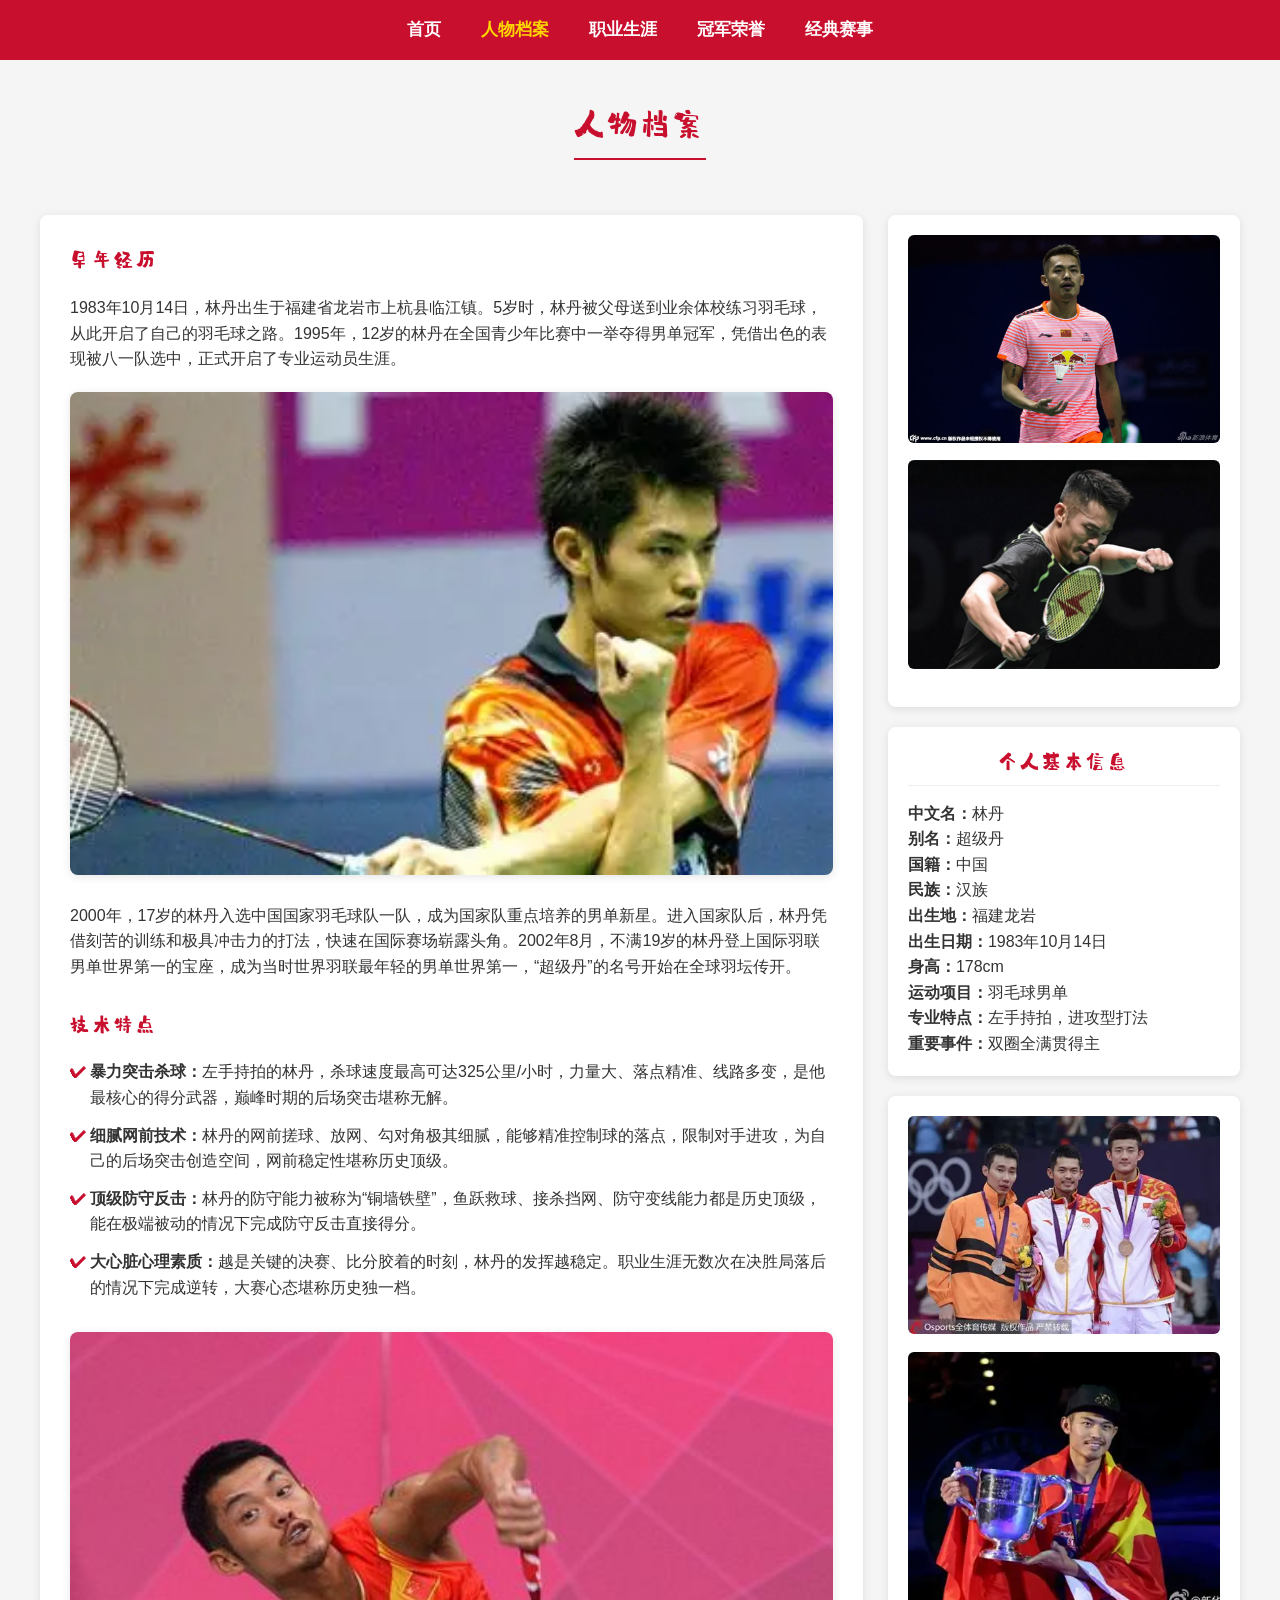
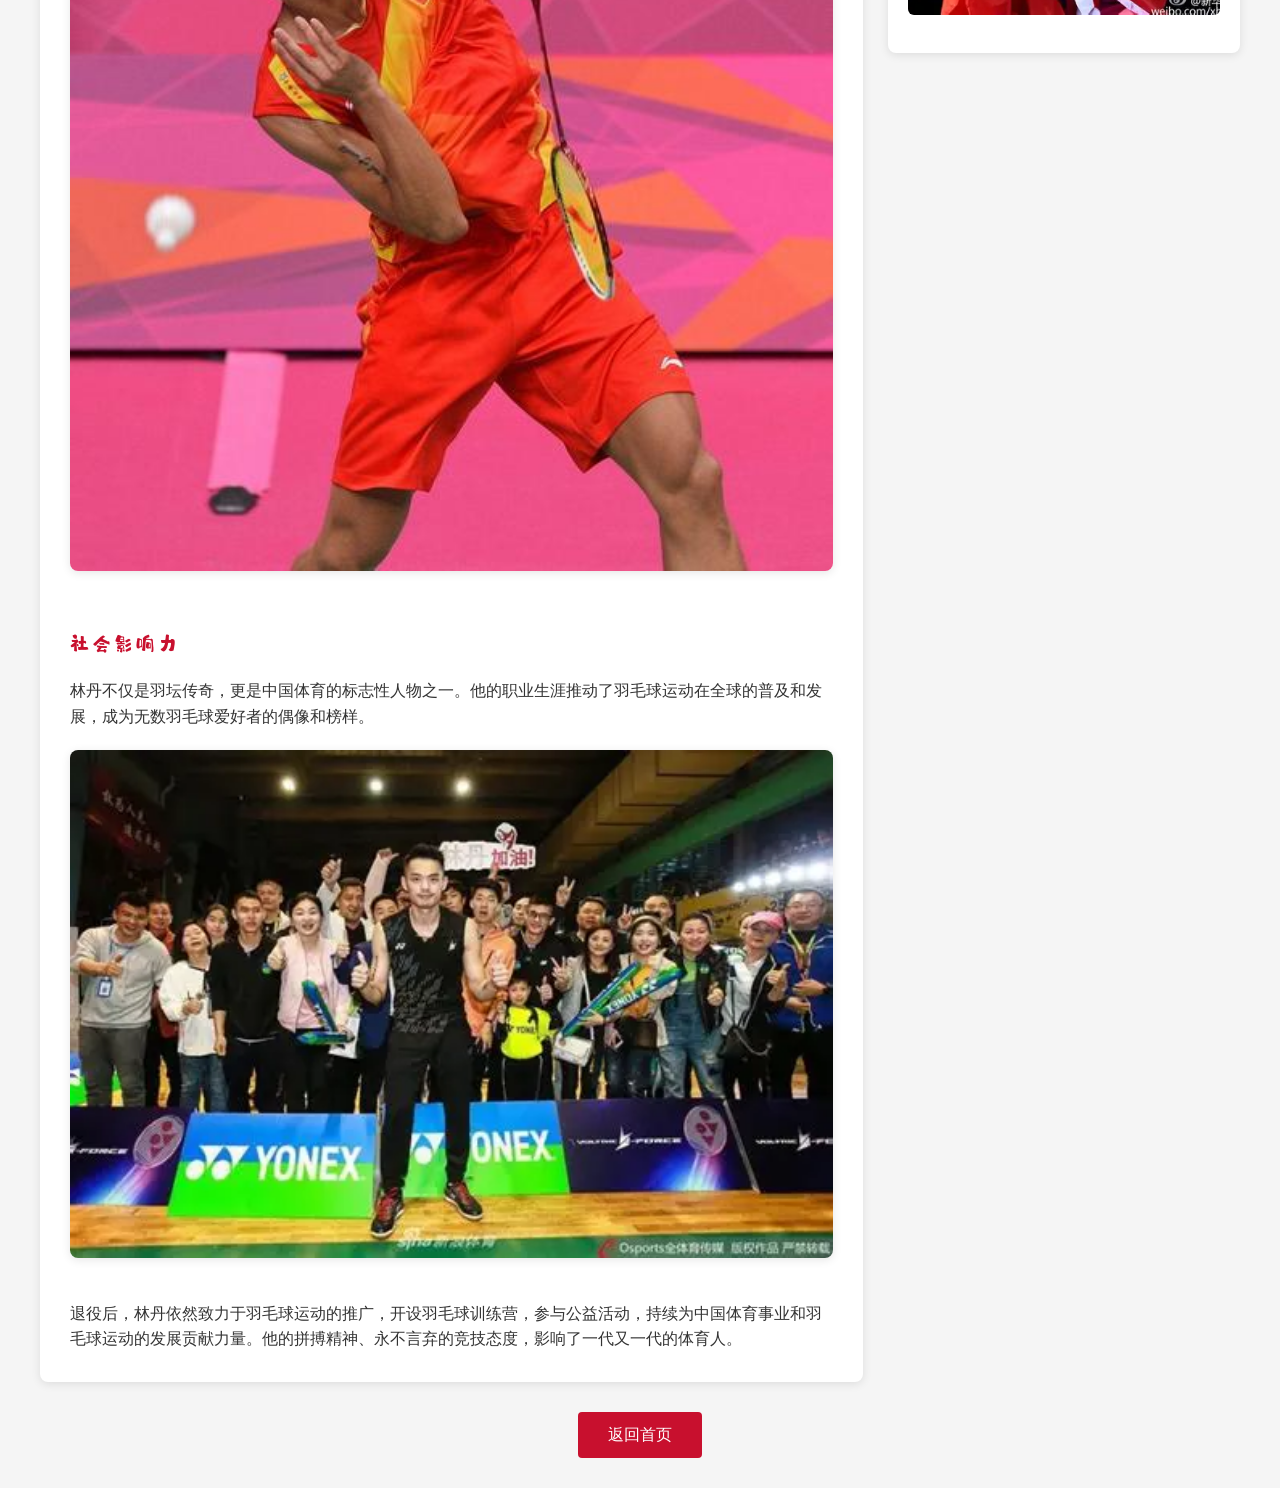
<file: page/about.html>
<!DOCTYPE html>
<html lang="zh-CN">
<head>
    <meta charset="UTF-8">
    <meta name="viewport" content="width=device-width, initial-scale=1.0">
    <title>人物档案 - 林丹羽毛球主题网站</title>
    <link rel="stylesheet" href="../css/style.css">
</head>
<body>
    <!-- 导航栏 - 实现首页和其他子页面跳转 -->
    <header>
        <nav>
            <ul class="nav-list">
                <li><a href="../index.html">首页</a></li>
                <li><a href="about.html" class="active">人物档案</a></li>
                <li><a href="career.html">职业生涯</a></li>
                <li><a href="honor.html">冠军荣誉</a></li>
                <li><a href="classic.html">经典赛事</a></li>
            </ul>
        </nav>
    </header>

    <main class="container">
        <h2 class="section-title">人物档案</h2>
        
        <div class="two-column">
            <div class="main-col">
                <h3 style="color: #c8102e; margin-bottom: 20px;">早年经历</h3>
                <p>1983年10月14日，林丹出生于福建省龙岩市上杭县临江镇。5岁时，林丹被父母送到业余体校练习羽毛球，从此开启了自己的羽毛球之路。1995年，12岁的林丹在全国青少年比赛中一举夺得男单冠军，凭借出色的表现被八一队选中，正式开启了专业运动员生涯。</p>
                
                <!-- 新增：早年经历配图 -->
                <img src="../img/11.webp" alt="林丹早年训练照" style="width: 100%; border-radius: 8px; margin: 20px 0; box-shadow: 0 2px 10px rgba(0,0,0,0.1);">
                
                <p>2000年，17岁的林丹入选中国国家羽毛球队一队，成为国家队重点培养的男单新星。进入国家队后，林丹凭借刻苦的训练和极具冲击力的打法，快速在国际赛场崭露头角。2002年8月，不满19岁的林丹登上国际羽联男单世界第一的宝座，成为当时世界羽联最年轻的男单世界第一，“超级丹”的名号开始在全球羽坛传开。</p>

                <h3 style="color: #c8102e; margin: 30px 0 20px;">技术特点</h3>
                <ul class="content-list">
                    <li><strong>暴力突击杀球：</strong>左手持拍的林丹，杀球速度最高可达325公里/小时，力量大、落点精准、线路多变，是他最核心的得分武器，巅峰时期的后场突击堪称无解。</li>
                    <li><strong>细腻网前技术：</strong>林丹的网前搓球、放网、勾对角极其细腻，能够精准控制球的落点，限制对手进攻，为自己的后场突击创造空间，网前稳定性堪称历史顶级。</li>
                    <li><strong>顶级防守反击：</strong>林丹的防守能力被称为“铜墙铁壁”，鱼跃救球、接杀挡网、防守变线能力都是历史顶级，能在极端被动的情况下完成防守反击直接得分。</li>
                    <li><strong>大心脏心理素质：</strong>越是关键的决赛、比分胶着的时刻，林丹的发挥越稳定。职业生涯无数次在决胜局落后的情况下完成逆转，大赛心态堪称历史独一档。</li>
                </ul>

                <!-- 新增：技术特点配图 -->
                <img src="../img/15.jpg" alt="林丹技术动作解析图" style="width: 100%; border-radius: 8px; margin: 20px 0; box-shadow: 0 2px 10px rgba(0,0,0,0.1);">

                <h3 style="color: #c8102e; margin: 30px 0 20px;">社会影响力</h3>
                <p>林丹不仅是羽坛传奇，更是中国体育的标志性人物之一。他的职业生涯推动了羽毛球运动在全球的普及和发展，成为无数羽毛球爱好者的偶像和榜样。</p>
                
                <!-- 新增：社会影响力配图 -->
                <img src="../img/13.webp" alt="林丹公益活动照" style="width: 100%; border-radius: 8px; margin: 20px 0; box-shadow: 0 2px 10px rgba(0,0,0,0.1);">
                
                <p style="margin-top: 15px;">退役后，林丹依然致力于羽毛球运动的推广，开设羽毛球训练营，参与公益活动，持续为中国体育事业和羽毛球运动的发展贡献力量。他的拼搏精神、永不言弃的竞技态度，影响了一代又一代的体育人。</p>
            </div>
            <div class="side-col">
                <div class="side-box side-img">
                    <img src="../img/12.jpg" alt="林丹官方形象照">
                    <img src="../img/14.jpeg" alt="林丹赛场英姿">
                </div>
                <div class="side-box">
                    <h3>个人基本信息</h3>
                    <p><strong>中文名：</strong>林丹</p>
                    <p><strong>别名：</strong>超级丹</p>
                    <p><strong>国籍：</strong>中国</p>
                    <p><strong>民族：</strong>汉族</p>
                    <p><strong>出生地：</strong>福建龙岩</p>
                    <p><strong>出生日期：</strong>1983年10月14日</p>
                    <p><strong>身高：</strong>178cm</p>
                    <p><strong>运动项目：</strong>羽毛球男单</p>
                    <p><strong>专业特点：</strong>左手持拍，进攻型打法</p>
                    <p><strong>重要事件：</strong>双圈全满贯得主</p>
                </div>
                <!-- 新增：侧边栏补充图片 -->
                <div class="side-box side-img">
                    <img src="../img/3.webp" alt="林丹奖牌展示">
                     <img src="../img/29.webp" alt="林丹世锦赛夺冠">
                </div>
            </div>
        </div>

        <!-- 返回首页按钮 -->
        <a href="../index.html" class="card-btn" style="display: block; width: fit-content; margin: 0 auto; font-size: 16px; padding: 10px 30px;">返回首页</a>
    </main>
</body>
</html>
</file>
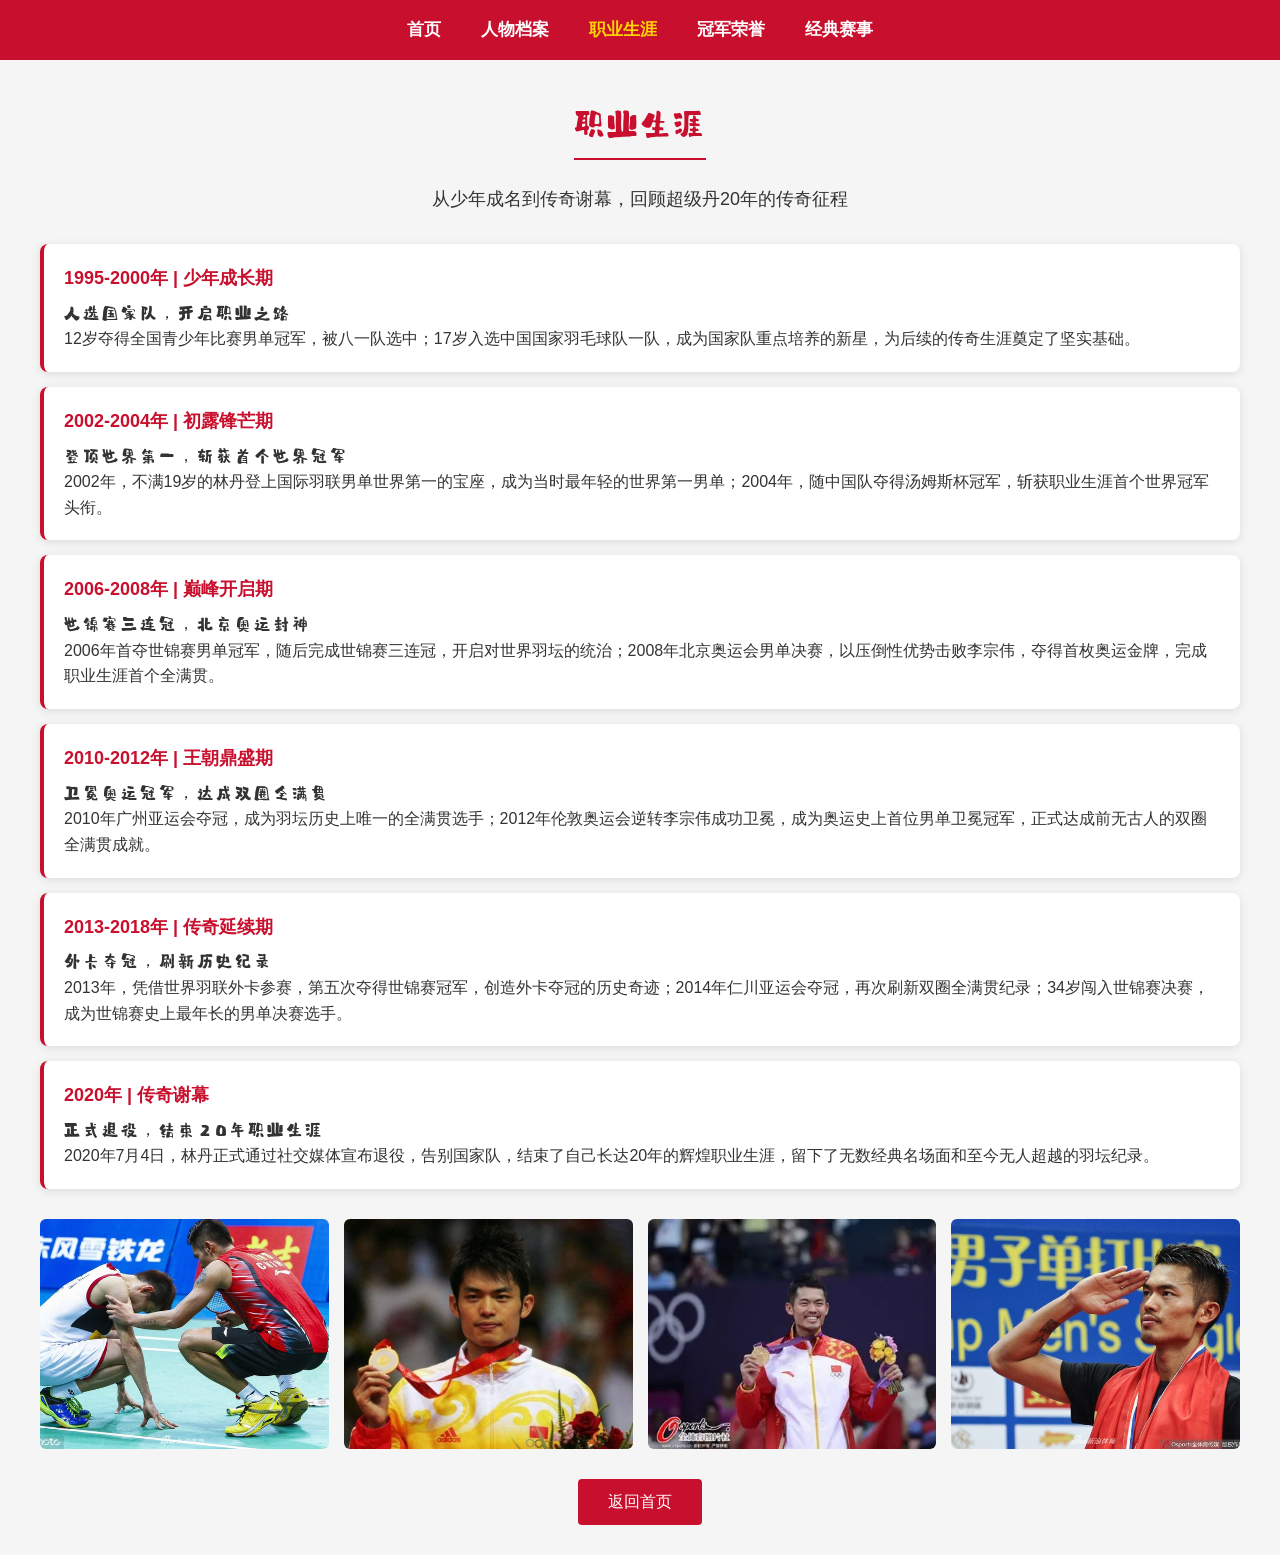
<file: page/career.html>
<!DOCTYPE html>
<html lang="zh-CN">
<head>
    <meta charset="UTF-8">
    <meta name="viewport" content="width=device-width, initial-scale=1.0">
    <title>职业生涯 - 林丹羽毛球主题网站</title>
    <link rel="stylesheet" href="../css/style.css">
</head>
<body>
    <header>
        <nav>
            <ul class="nav-list">
                <li><a href="../index.html">首页</a></li>
                <li><a href="about.html">人物档案</a></li>
                <li><a href="career.html" class="active">职业生涯</a></li>
                <li><a href="honor.html">冠军荣誉</a></li>
                <li><a href="classic.html">经典赛事</a></li>
            </ul>
        </nav>
    </header>

    <main class="container">
        <h2 class="section-title">职业生涯</h2>
        <p style="text-align: center; font-size: 18px; margin-bottom: 30px;">从少年成名到传奇谢幕，回顾超级丹20年的传奇征程</p>

        <div class="timeline">
            <div class="timeline-item">
                <div class="timeline-time">1995-2000年 | 少年成长期</div>
                <h4>入选国家队，开启职业之路</h4>
                <p>12岁夺得全国青少年比赛男单冠军，被八一队选中；17岁入选中国国家羽毛球队一队，成为国家队重点培养的新星，为后续的传奇生涯奠定了坚实基础。</p>
            </div>
            <div class="timeline-item">
                <div class="timeline-time">2002-2004年 | 初露锋芒期</div>
                <h4>登顶世界第一，斩获首个世界冠军</h4>
                <p>2002年，不满19岁的林丹登上国际羽联男单世界第一的宝座，成为当时最年轻的世界第一男单；2004年，随中国队夺得汤姆斯杯冠军，斩获职业生涯首个世界冠军头衔。</p>
            </div>
            <div class="timeline-item">
                <div class="timeline-time">2006-2008年 | 巅峰开启期</div>
                <h4>世锦赛三连冠，北京奥运封神</h4>
                <p>2006年首夺世锦赛男单冠军，随后完成世锦赛三连冠，开启对世界羽坛的统治；2008年北京奥运会男单决赛，以压倒性优势击败李宗伟，夺得首枚奥运金牌，完成职业生涯首个全满贯。</p>
            </div>
            <div class="timeline-item">
                <div class="timeline-time">2010-2012年 | 王朝鼎盛期</div>
                <h4>卫冕奥运冠军，达成双圈全满贯</h4>
                <p>2010年广州亚运会夺冠，成为羽坛历史上唯一的全满贯选手；2012年伦敦奥运会逆转李宗伟成功卫冕，成为奥运史上首位男单卫冕冠军，正式达成前无古人的双圈全满贯成就。</p>
            </div>
            <div class="timeline-item">
                <div class="timeline-time">2013-2018年 | 传奇延续期</div>
                <h4>外卡夺冠，刷新历史纪录</h4>
                <p>2013年，凭借世界羽联外卡参赛，第五次夺得世锦赛冠军，创造外卡夺冠的历史奇迹；2014年仁川亚运会夺冠，再次刷新双圈全满贯纪录；34岁闯入世锦赛决赛，成为世锦赛史上最年长的男单决赛选手。</p>
            </div>
            <div class="timeline-item">
                <div class="timeline-time">2020年 | 传奇谢幕</div>
                <h4>正式退役，结束20年职业生涯</h4>
                <p>2020年7月4日，林丹正式通过社交媒体宣布退役，告别国家队，结束了自己长达20年的辉煌职业生涯，留下了无数经典名场面和至今无人超越的羽坛纪录。</p>
            </div>
        </div>

        <div class="img-grid">
            <img src="../img/24.jpg" alt="林丹早年比赛照">
            <img src="../img/18.jpg" alt="北京奥运夺冠">
            <img src="../img/16.webp" alt="伦敦奥运卫冕">
            <img src="../img/19.jpg" alt="林丹退役仪式">
        </div>

        <a href="../index.html" class="card-btn" style="display: block; width: fit-content; margin: 0 auto; font-size: 16px; padding: 10px 30px;">返回首页</a>
    </main>
</body>
</html>
</file>
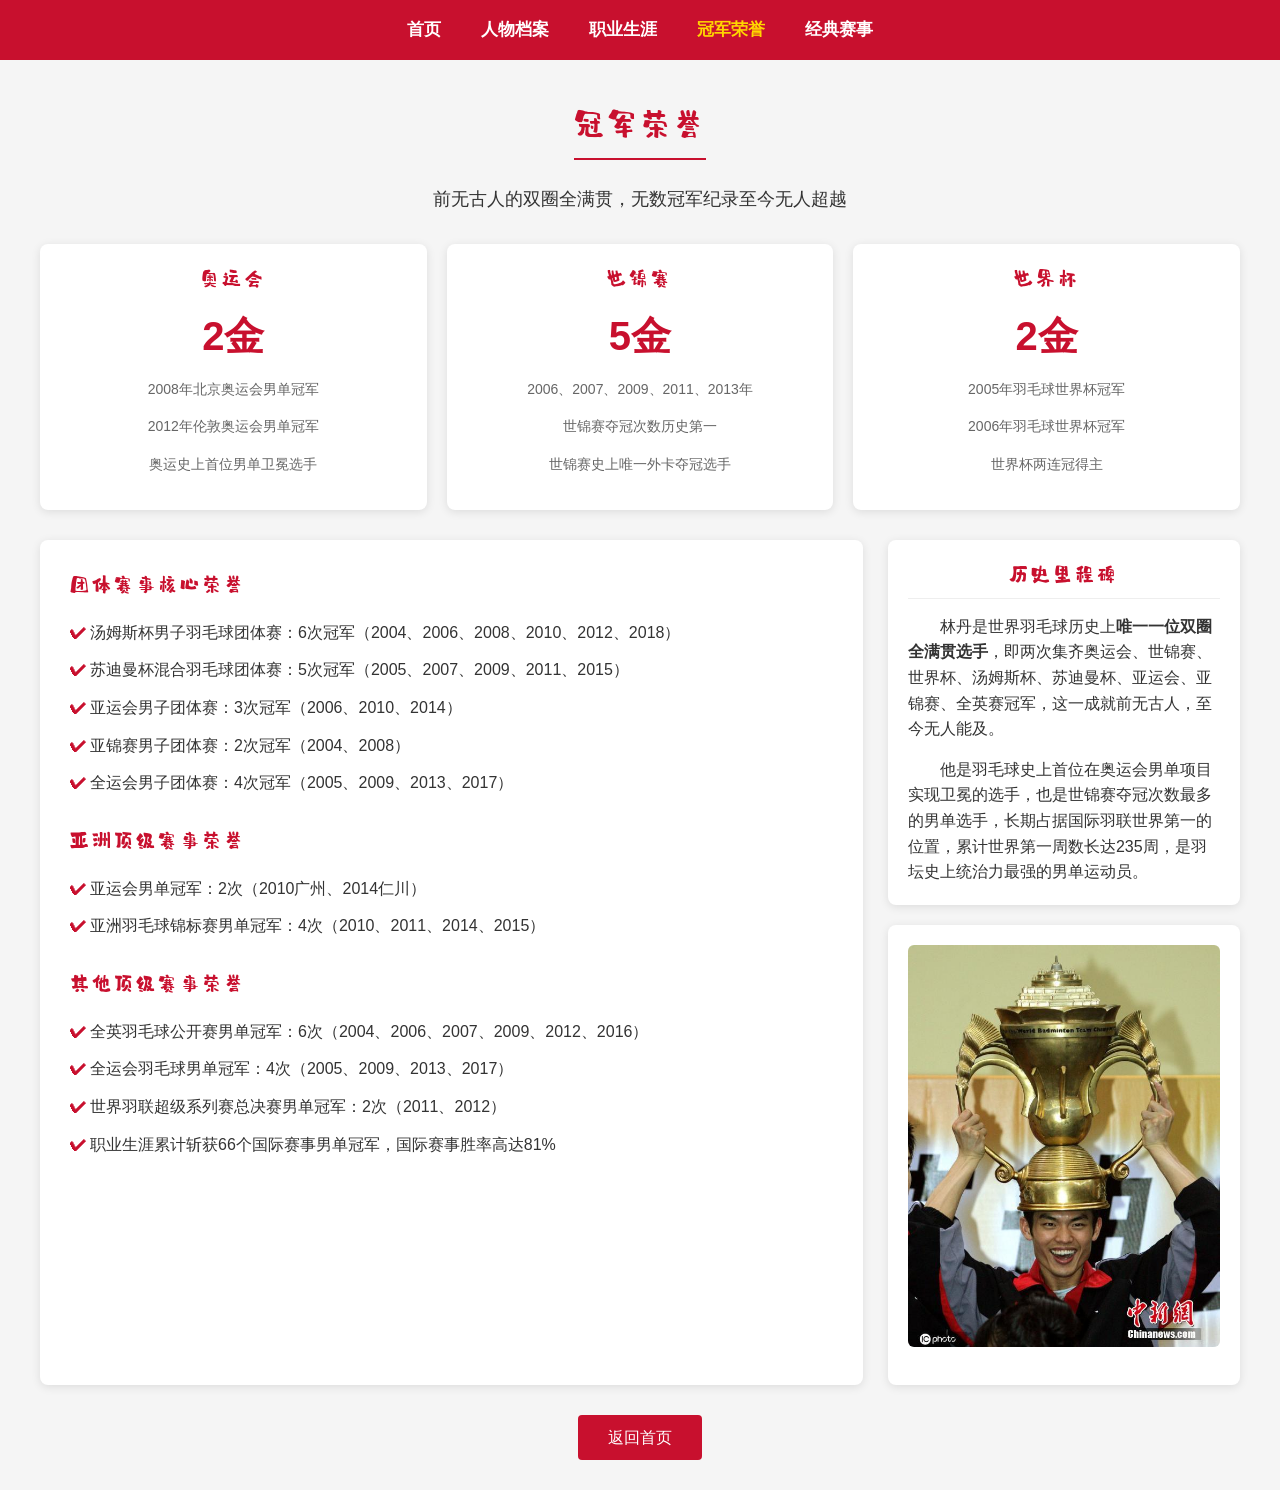
<file: page/honor.html>
<!DOCTYPE html>
<html lang="zh-CN">
<head>
    <meta charset="UTF-8">
    <meta name="viewport" content="width=device-width, initial-scale=1.0">
    <title>冠军荣誉 - 林丹羽毛球主题网站</title>
    <link rel="stylesheet" href="../css/style.css">
</head>
<body>
    <header>
        <nav>
            <ul class="nav-list">
                <li><a href="../index.html">首页</a></li>
                <li><a href="about.html">人物档案</a></li>
                <li><a href="career.html">职业生涯</a></li>
                <li><a href="honor.html" class="active">冠军荣誉</a></li>
                <li><a href="classic.html">经典赛事</a></li>
            </ul>
        </nav>
    </header>

    <main class="container">
        <h2 class="section-title">冠军荣誉</h2>
        <p style="text-align: center; font-size: 18px; margin-bottom: 30px;">前无古人的双圈全满贯，无数冠军纪录至今无人超越</p>

        <div class="card-grid" style="grid-template-columns: repeat(3, 1fr);">
            <div class="card">
                <div class="card-content">
                    <h3>奥运会</h3>
                    <p style="font-size: 40px; font-weight: 900; color: #c8102e; margin: 10px 0;">2金</p>
                    <p>2008年北京奥运会男单冠军</p>
                    <p>2012年伦敦奥运会男单冠军</p>
                    <p>奥运史上首位男单卫冕选手</p>
                </div>
            </div>
            <div class="card">
                <div class="card-content">
                    <h3>世锦赛</h3>
                    <p style="font-size: 40px; font-weight: 900; color: #c8102e; margin: 10px 0;">5金</p>
                    <p>2006、2007、2009、2011、2013年</p>
                    <p>世锦赛夺冠次数历史第一</p>
                    <p>世锦赛史上唯一外卡夺冠选手</p>
                </div>
            </div>
            <div class="card">
                <div class="card-content">
                    <h3>世界杯</h3>
                    <p style="font-size: 40px; font-weight: 900; color: #c8102e; margin: 10px 0;">2金</p>
                    <p>2005年羽毛球世界杯冠军</p>
                    <p>2006年羽毛球世界杯冠军</p>
                    <p>世界杯两连冠得主</p>
                </div>
            </div>
        </div>

        <div class="two-column">
            <div class="main-col">
                <h3 style="color: #c8102e; margin-bottom: 20px;">团体赛事核心荣誉</h3>
                <ul class="content-list">
                    <li>汤姆斯杯男子羽毛球团体赛：6次冠军（2004、2006、2008、2010、2012、2018）</li>
                    <li>苏迪曼杯混合羽毛球团体赛：5次冠军（2005、2007、2009、2011、2015）</li>
                    <li>亚运会男子团体赛：3次冠军（2006、2010、2014）</li>
                    <li>亚锦赛男子团体赛：2次冠军（2004、2008）</li>
                    <li>全运会男子团体赛：4次冠军（2005、2009、2013、2017）</li>
                </ul>

                <h3 style="color: #c8102e; margin: 30px 0 20px;">亚洲顶级赛事荣誉</h3>
                <ul class="content-list">
                    <li>亚运会男单冠军：2次（2010广州、2014仁川）</li>
                    <li>亚洲羽毛球锦标赛男单冠军：4次（2010、2011、2014、2015）</li>
                </ul>

                <h3 style="color: #c8102e; margin: 30px 0 20px;">其他顶级赛事荣誉</h3>
                <ul class="content-list">
                    <li>全英羽毛球公开赛男单冠军：6次（2004、2006、2007、2009、2012、2016）</li>
                    <li>全运会羽毛球男单冠军：4次（2005、2009、2013、2017）</li>
                    <li>世界羽联超级系列赛总决赛男单冠军：2次（2011、2012）</li>
                    <li>职业生涯累计斩获66个国际赛事男单冠军，国际赛事胜率高达81%</li>
                </ul>
            </div>
            <div class="side-col">
                <div class="side-box">
                    <h3>历史里程碑</h3>
                    <p style="text-indent: 2em; margin-bottom: 15px;">林丹是世界羽毛球历史上<strong>唯一一位双圈全满贯选手</strong>，即两次集齐奥运会、世锦赛、世界杯、汤姆斯杯、苏迪曼杯、亚运会、亚锦赛、全英赛冠军，这一成就前无古人，至今无人能及。</p>
                    <p style="text-indent: 2em;">他是羽毛球史上首位在奥运会男单项目实现卫冕的选手，也是世锦赛夺冠次数最多的男单选手，长期占据国际羽联世界第一的位置，累计世界第一周数长达235周，是羽坛史上统治力最强的男单运动员。</p>
                </div>
                <div class="side-box side-img">
                    <img src="../img/28.jpeg" alt="林丹奥运领奖台">
                </div>
            </div>
        </div>

        <a href="../index.html" class="card-btn" style="display: block; width: fit-content; margin: 0 auto; font-size: 16px; padding: 10px 30px;">返回首页</a>
    </main>
</body>
</html>
</file>
<file: css/style.css>
/* 全局应用 */
@font-face {
    font-family: 'ZC0005';
    src: url('ZC0005-Regular-2.ttf');
    font-weight: normal;
    font-style: normal;
}
/* 全局字体设置 */
* {
    margin: 0;
    padding: 0;
    box-sizing: border-box;
    font-family: "Microsoft YaHei", sans-serif;
}
h1, h2, h3, h4,
.section-title,
.banner h1,
.card-content h3 {
    font-family: 'ZC0005' !important;
    letter-spacing: 3px !important;
    font-weight: normal !important;
}

/* 首页大标题单独强化，最醒目 */
.banner h1 {
    font-family: 'ZC0005' !important;
    font-size: 70px !important;
    letter-spacing: 8px !important;
}
/* 全局变量，规范样式管理 */
:root {
    --main-red: #c8102e;
    --dark-gray: #333333;
    --light-gray: #f5f5f5;
    --white: #ffffff;
    --transition: all 0.3s ease;
}

body {
    background-color: var(--light-gray);
    color: var(--dark-gray);
    line-height: 1.6;
}

a {
    text-decoration: none;
    color: inherit;
}

ul {
    list-style: none;
}

/* 头部导航 - 所有页面通用 */
header {
    width: 100%;
    background-color: var(--main-red);
    position: sticky;
    top: 0;
    z-index: 99;
}

nav {
    width: 1200px;
    margin: 0 auto;
    height: 60px;
}

.nav-list {
    display: flex;
    justify-content: center;
    line-height: 60px;
    gap: 40px;
}

.nav-list a {
    color: var(--white);
    font-size: 17px;
    font-weight: 600;
    transition: var(--transition);
}

.nav-list a:hover,
.nav-list a.active {
    color: #ffd700;
}

/* 横幅区域 */
.banner {
    width: 1200px;
    height: 500px;
    margin: 20px auto;
    background: linear-gradient(rgba(0,0,0,0.5), rgba(0,0,0,0.5)), 
                url("../img/banner.jpg") center/cover no-repeat;
    border-radius: 8px;
    display: flex;
    flex-direction: column;
    justify-content: center;
    align-items: center;
    color: var(--white);
}

.banner h1 {
    font-size: 55px;
    margin-bottom: 10px;
    text-shadow: 2px 2px 8px rgba(246, 10, 10, 0.7);
}

.banner p {
    font-size: 20px;
    text-shadow: 2px 2px 8px rgba(0,0,0,0.7);
    letter-spacing: 1px !important;
}

/* 通用容器 */
.container {
    width: 1200px;
    margin: 0 auto 30px;
}

/* 通用板块标题 */
.section-title {
    text-align: center;
    font-size: 30px;
    color: var(--main-red);
    margin: 40px 0 25px;
    padding-bottom: 10px;
    border-bottom: 2px solid var(--main-red);
    display: inline-block;
    position: relative;
    left: 50%;
    transform: translateX(-50%);
}

/* 首页卡片网格布局 */
.card-grid {
    display: grid;
    grid-template-columns: repeat(4, 1fr);
    gap: 20px;
    margin: 30px 0;
}

.card {
    background-color: var(--white);
    border-radius: 8px;
    overflow: hidden;
    box-shadow: 0 2px 10px rgba(0,0,0,0.1);
    transition: var(--transition);
}

.card:hover {
    transform: translateY(-5px);
}

.card img {
    width: 100%;
    height: 260px;
    object-fit: cover;
}

.card-content {
    padding: 20px;
    text-align: center;
}

.card-content h3 {
    color: var(--main-red);
    margin-bottom: 10px;
}

.card-content p {
    color: #666;
    font-size: 14px;
    margin-bottom: 15px;
}

.card-btn {
    display: inline-block;
    padding: 8px 20px;
    background-color: var(--main-red);
    color: var(--white);
    border-radius: 4px;
    font-size: 14px;
    transition: var(--transition);
}

.card-btn:hover {
    background-color: #a00c24;
}

/* 两栏布局通用 */
.two-column {
    display: flex;
    gap: 25px;
    margin: 30px 0;
}

.main-col {
    width: 70%;
    background-color: var(--white);
    padding: 30px;
    border-radius: 8px;
    box-shadow: 0 2px 10px rgba(0,0,0,0.1);
}

.side-col {
    width: 30%;
    display: flex;
    flex-direction: column;
    gap: 20px;
}

.side-box {
    background-color: var(--white);
    padding: 20px;
    border-radius: 8px;
    box-shadow: 0 2px 10px rgba(0,0,0,0.1);
}

.side-box h3 {
    color: var(--main-red);
    text-align: center;
    margin-bottom: 15px;
    padding-bottom: 8px;
    border-bottom: 1px solid #eee;
}

.side-img img {
    width: 100%;
    border-radius: 6px;
    margin-bottom: 10px;
}

/* 图片网格 */
.img-grid {
    display: grid;
    grid-template-columns: repeat(4, 1fr);
    gap: 15px;
    margin: 30px 0;
}

.img-grid img {
    width: 100%;
    height: 230px;
    object-fit: cover;
    border-radius: 6px;
    transition: var(--transition);
}

.img-grid img:hover {
    transform: scale(1.03);
}

/* 视频模块 */
.video-box {
    width: 100%;
    background-color: var(--white);
    padding: 30px;
    border-radius: 8px;
    box-shadow: 0 2px 10px rgba(0,0,0,0.1);
    text-align: center;
    margin: 30px 0;
}

.video-box video {
    width: 80%;
    border-radius: 8px;
}

/* 列表样式 */
.content-list li {
    margin-bottom: 12px;
    padding-left: 20px;
    position: relative;
    font-size: 16px;
}

.content-list li::before {
    content: "✔";
    color: var(--main-red);
    position: absolute;
    left: 0;
    font-weight: bold;
}

/* 时间线样式 */
.timeline {
    margin: 30px 0;
}

.timeline-item {
    padding: 20px;
    background-color: var(--white);
    border-radius: 8px;
    margin-bottom: 15px;
    border-left: 4px solid var(--main-red);
    box-shadow: 0 2px 10px rgba(0,0,0,0.1);
}

.timeline-time {
    font-size: 18px;
    font-weight: 700;
    color: var(--main-red);
    margin-bottom: 8px;
}

/* 页脚 - 所有页面通用 */
footer {
    width: 100%;
    background-color: var(--dark-gray);
    color: var(--white);
    text-align: center;
    padding: 25px 0;
    margin-top: 50px;
}

/* 背景音乐控制 */
.music-box {
    position: fixed;
    bottom: 20px;
    right: 20px;
    background-color: var(--main-red);
    padding: 10px 15px;
    border-radius: 50px;
    color: var(--white);
    box-shadow: 0 2px 10px rgba(0,0,0,0.2);
    z-index: 99;
}

.music-box audio {
    height: 30px;
}

/* 响应式适配，加分项 */
@media (max-width: 1200px) {
    nav, .banner, .container {
        width: 95%;
    }
    .card-grid {
        grid-template-columns: repeat(2, 1fr);
    }
    .img-grid {
        grid-template-columns: repeat(2, 1fr);
    }
    .two-column {
        flex-direction: column;
    }
    .main-col, .side-col {
        width: 100%;
    }
}
</file>
